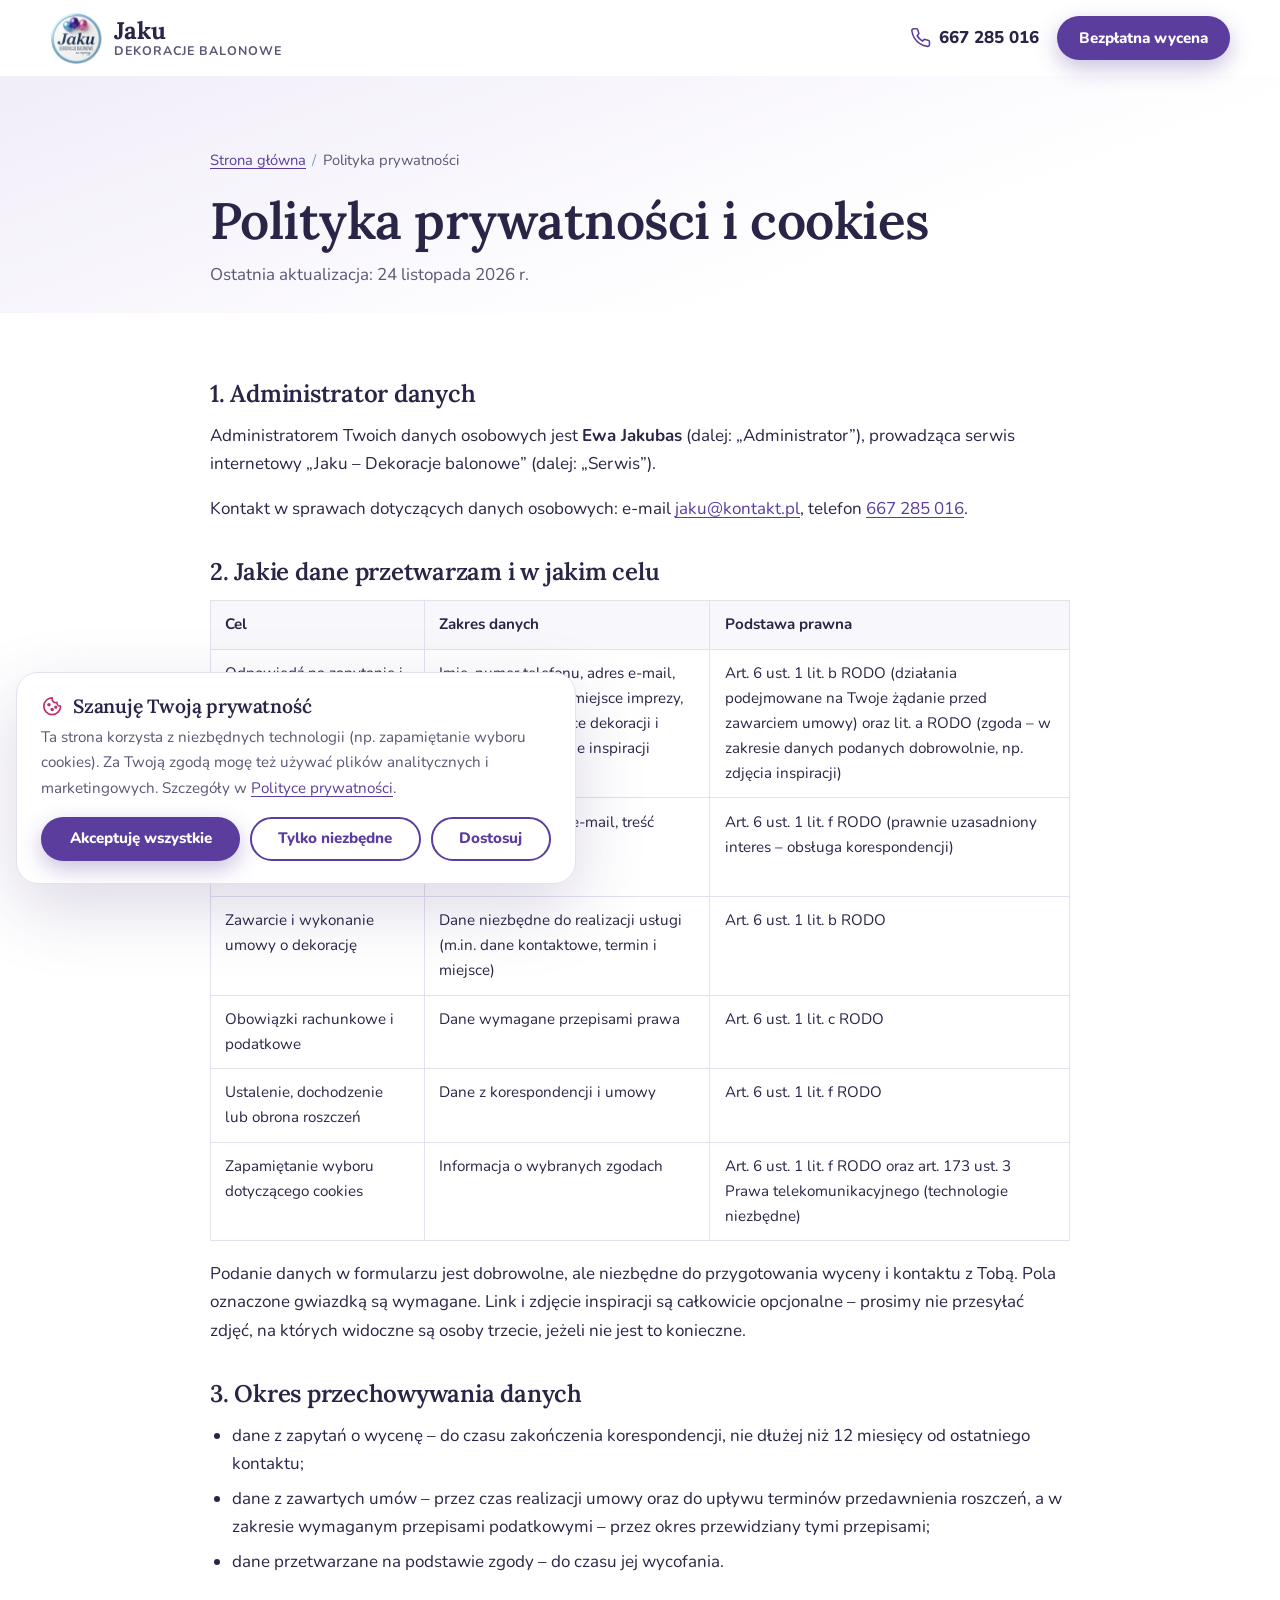
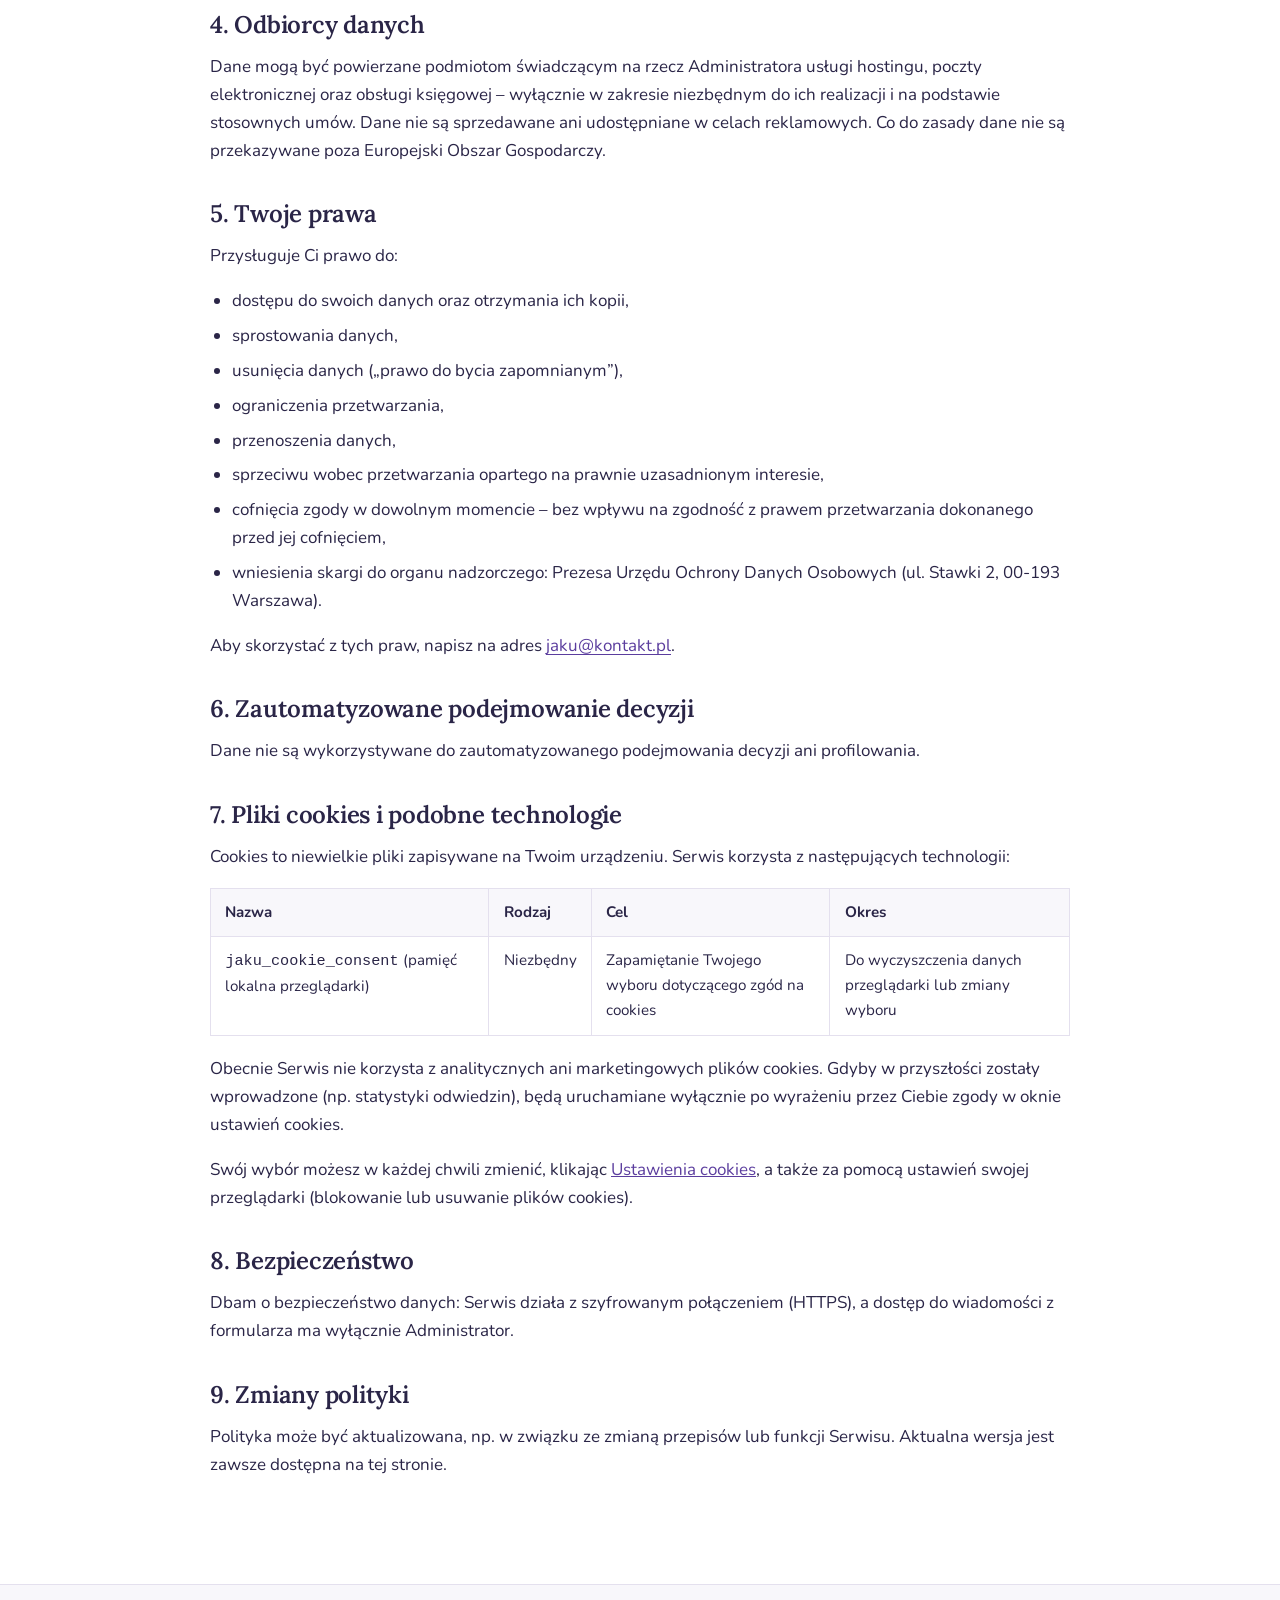
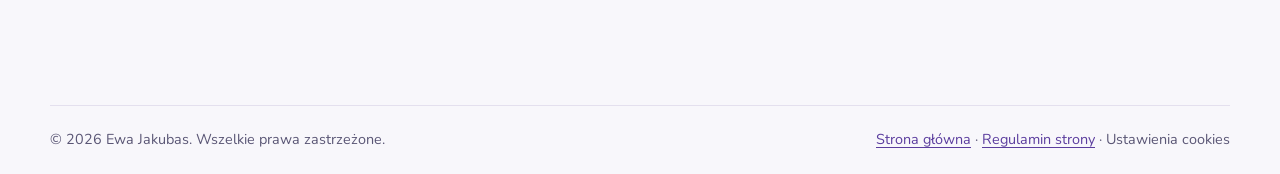
<file: polityka-prywatnosci.html>
<!DOCTYPE html>
<html lang="pl">
<head>
  <meta charset="utf-8">
  <meta name="viewport" content="width=device-width, initial-scale=1">
  <title>Polityka prywatności i cookies | Jaku – Dekoracje balonowe</title>
  <meta name="description" content="Polityka prywatności i informacja o plikach cookies serwisu Jaku – Dekoracje balonowe: zasady przetwarzania danych osobowych z formularza wyceny.">
  <meta name="robots" content="index, follow">
  <meta name="theme-color" content="#5b3d9e">
  <link rel="canonical" href="https://www.example.pl/polityka-prywatnosci.html">
  <link rel="icon" href="favicon.ico" sizes="48x48">
  <link rel="icon" type="image/png" sizes="32x32" href="img/web/favicon-32.png">
  <link rel="apple-touch-icon" href="img/web/apple-touch-icon.png">
  <link rel="preload" href="fonts/nunito-latin.woff2" as="font" type="font/woff2" crossorigin>
  <link rel="stylesheet" href="css/style.css">
</head>
<body>
  <a class="skip-link" href="#main">Przejdź do treści</a>
  <header class="site-header">
    <div class="container header__inner">
      <a class="brand" href="index.html" aria-label="Jaku – Dekoracje balonowe, strona główna">
        <img src="img/web/logo-112.webp" width="52" height="52" alt="">
        <span class="brand__text"><span class="brand__name">Jaku</span><span class="brand__sub">Dekoracje balonowe</span></span>
      </a>
      <div class="header__actions">
        <a class="header__phone" href="tel:+48667285016" aria-label="Zadzwoń: 667 285 016"><svg class="icon" aria-hidden="true" focusable="false"><use href="img/icons.svg#i-phone"/></svg><span>667 285 016</span></a>
        <a class="btn btn--primary btn--sm" href="index.html#wycena">Bezpłatna wycena</a>
      </div>
    </div>
  </header>

  <main id="main">
    <section class="page-hero">
      <div class="container--narrow">
        <nav aria-label="Ścieżka nawigacji"><ol class="breadcrumbs"><li><a href="index.html">Strona główna</a></li><li aria-current="page">Polityka prywatności</li></ol></nav>
        <h1>Polityka prywatności i cookies</h1>
        <p>Ostatnia aktualizacja: 24 listopada 2026 r.</p>
      </div>
    </section>

    <article class="legal container--narrow">
      <h2>1. Administrator danych</h2>
      <p>Administratorem Twoich danych osobowych jest <strong>Ewa Jakubas</strong> (dalej: „Administrator”), prowadząca serwis internetowy „Jaku – Dekoracje balonowe” (dalej: „Serwis”).</p>
      <p>Kontakt w sprawach dotyczących danych osobowych: e-mail <a href="mailto:jaku@kontakt.pl">jaku@kontakt.pl</a>, telefon <a href="tel:+48667285016">667 285 016</a>.</p>

      <h2>2. Jakie dane przetwarzam i w jakim celu</h2>
      <div class="table-wrap">
        <table>
          <thead><tr><th scope="col">Cel</th><th scope="col">Zakres danych</th><th scope="col">Podstawa prawna</th></tr></thead>
          <tbody>
            <tr><td>Odpowiedź na zapytanie i przygotowanie wyceny dekoracji (formularz szybkiej wyceny)</td><td>Imię, numer telefonu, adres e-mail, rodzaj okazji, data i miejsce imprezy, preferencje dotyczące dekoracji i kolorów, link i zdjęcie inspiracji (dobrowolnie)</td><td>Art. 6 ust. 1 lit. b RODO (działania podejmowane na Twoje żądanie przed zawarciem umowy) oraz lit. a RODO (zgoda – w zakresie danych podanych dobrowolnie, np. zdjęcia inspiracji)</td></tr>
            <tr><td>Kontakt telefoniczny, SMS lub e-mail w sprawie zapytania</td><td>Imię, telefon, adres e-mail, treść korespondencji</td><td>Art. 6 ust. 1 lit. f RODO (prawnie uzasadniony interes – obsługa korespondencji)</td></tr>
            <tr><td>Zawarcie i wykonanie umowy o dekorację</td><td>Dane niezbędne do realizacji usługi (m.in. dane kontaktowe, termin i miejsce)</td><td>Art. 6 ust. 1 lit. b RODO</td></tr>
            <tr><td>Obowiązki rachunkowe i podatkowe</td><td>Dane wymagane przepisami prawa</td><td>Art. 6 ust. 1 lit. c RODO</td></tr>
            <tr><td>Ustalenie, dochodzenie lub obrona roszczeń</td><td>Dane z korespondencji i umowy</td><td>Art. 6 ust. 1 lit. f RODO</td></tr>
            <tr><td>Zapamiętanie wyboru dotyczącego cookies</td><td>Informacja o wybranych zgodach</td><td>Art. 6 ust. 1 lit. f RODO oraz art. 173 ust. 3 Prawa telekomunikacyjnego (technologie niezbędne)</td></tr>
          </tbody>
        </table>
      </div>
      <p>Podanie danych w formularzu jest dobrowolne, ale niezbędne do przygotowania wyceny i kontaktu z Tobą. Pola oznaczone gwiazdką są wymagane. Link i zdjęcie inspiracji są całkowicie opcjonalne – prosimy nie przesyłać zdjęć, na których widoczne są osoby trzecie, jeżeli nie jest to konieczne.</p>

      <h2>3. Okres przechowywania danych</h2>
      <ul>
        <li>dane z zapytań o wycenę – do czasu zakończenia korespondencji, nie dłużej niż 12 miesięcy od ostatniego kontaktu;</li>
        <li>dane z zawartych umów – przez czas realizacji umowy oraz do upływu terminów przedawnienia roszczeń, a w zakresie wymaganym przepisami podatkowymi – przez okres przewidziany tymi przepisami;</li>
        <li>dane przetwarzane na podstawie zgody – do czasu jej wycofania.</li>
      </ul>

      <h2>4. Odbiorcy danych</h2>
      <p>Dane mogą być powierzane podmiotom świadczącym na rzecz Administratora usługi hostingu, poczty elektronicznej oraz obsługi księgowej – wyłącznie w zakresie niezbędnym do ich realizacji i na podstawie stosownych umów. Dane nie są sprzedawane ani udostępniane w celach reklamowych. Co do zasady dane nie są przekazywane poza Europejski Obszar Gospodarczy.</p>

      <h2>5. Twoje prawa</h2>
      <p>Przysługuje Ci prawo do:</p>
      <ul>
        <li>dostępu do swoich danych oraz otrzymania ich kopii,</li>
        <li>sprostowania danych,</li>
        <li>usunięcia danych („prawo do bycia zapomnianym”),</li>
        <li>ograniczenia przetwarzania,</li>
        <li>przenoszenia danych,</li>
        <li>sprzeciwu wobec przetwarzania opartego na prawnie uzasadnionym interesie,</li>
        <li>cofnięcia zgody w dowolnym momencie – bez wpływu na zgodność z prawem przetwarzania dokonanego przed jej cofnięciem,</li>
        <li>wniesienia skargi do organu nadzorczego: Prezesa Urzędu Ochrony Danych Osobowych (ul. Stawki 2, 00-193 Warszawa).</li>
      </ul>
      <p>Aby skorzystać z tych praw, napisz na adres <a href="mailto:jaku@kontakt.pl">jaku@kontakt.pl</a>.</p>

      <h2>6. Zautomatyzowane podejmowanie decyzji</h2>
      <p>Dane nie są wykorzystywane do zautomatyzowanego podejmowania decyzji ani profilowania.</p>

      <h2 id="cookies">7. Pliki cookies i podobne technologie</h2>
      <p>Cookies to niewielkie pliki zapisywane na Twoim urządzeniu. Serwis korzysta z następujących technologii:</p>
      <div class="table-wrap">
        <table>
          <thead><tr><th scope="col">Nazwa</th><th scope="col">Rodzaj</th><th scope="col">Cel</th><th scope="col">Okres</th></tr></thead>
          <tbody>
            <tr><td><code>jaku_cookie_consent</code> (pamięć lokalna przeglądarki)</td><td>Niezbędny</td><td>Zapamiętanie Twojego wyboru dotyczącego zgód na cookies</td><td>Do wyczyszczenia danych przeglądarki lub zmiany wyboru</td></tr>
          </tbody>
        </table>
      </div>
      <p>Obecnie Serwis nie korzysta z analitycznych ani marketingowych plików cookies. Gdyby w przyszłości zostały wprowadzone (np. statystyki odwiedzin), będą uruchamiane wyłącznie po wyrażeniu przez Ciebie zgody w oknie ustawień cookies.</p>
      <p>Swój wybór możesz w każdej chwili zmienić, klikając <button type="button" class="footer__link-btn footer__link-btn--inline" data-cookie-settings>Ustawienia cookies</button>, a także za pomocą ustawień swojej przeglądarki (blokowanie lub usuwanie plików cookies).</p>

      <h2>8. Bezpieczeństwo</h2>
      <p>Dbam o bezpieczeństwo danych: Serwis działa z szyfrowanym połączeniem (HTTPS), a dostęp do wiadomości z formularza ma wyłącznie Administrator.</p>

      <h2>9. Zmiany polityki</h2>
      <p>Polityka może być aktualizowana, np. w związku ze zmianą przepisów lub funkcji Serwisu. Aktualna wersja jest zawsze dostępna na tej stronie.</p>
    </article>
  </main>

  <footer class="site-footer">
    <div class="container">
      <div class="footer__bottom footer__bottom--flat">
        <p>© 2026 Ewa Jakubas. Wszelkie prawa zastrzeżone.</p>
        <p><a href="index.html">Strona główna</a> · <a href="regulamin.html">Regulamin strony</a> · <button type="button" class="footer__link-btn" data-cookie-settings>Ustawienia cookies</button></p>
      </div>
    </div>
  </footer>
  <script src="js/main.js" defer></script>
</body>
</html>
</file>
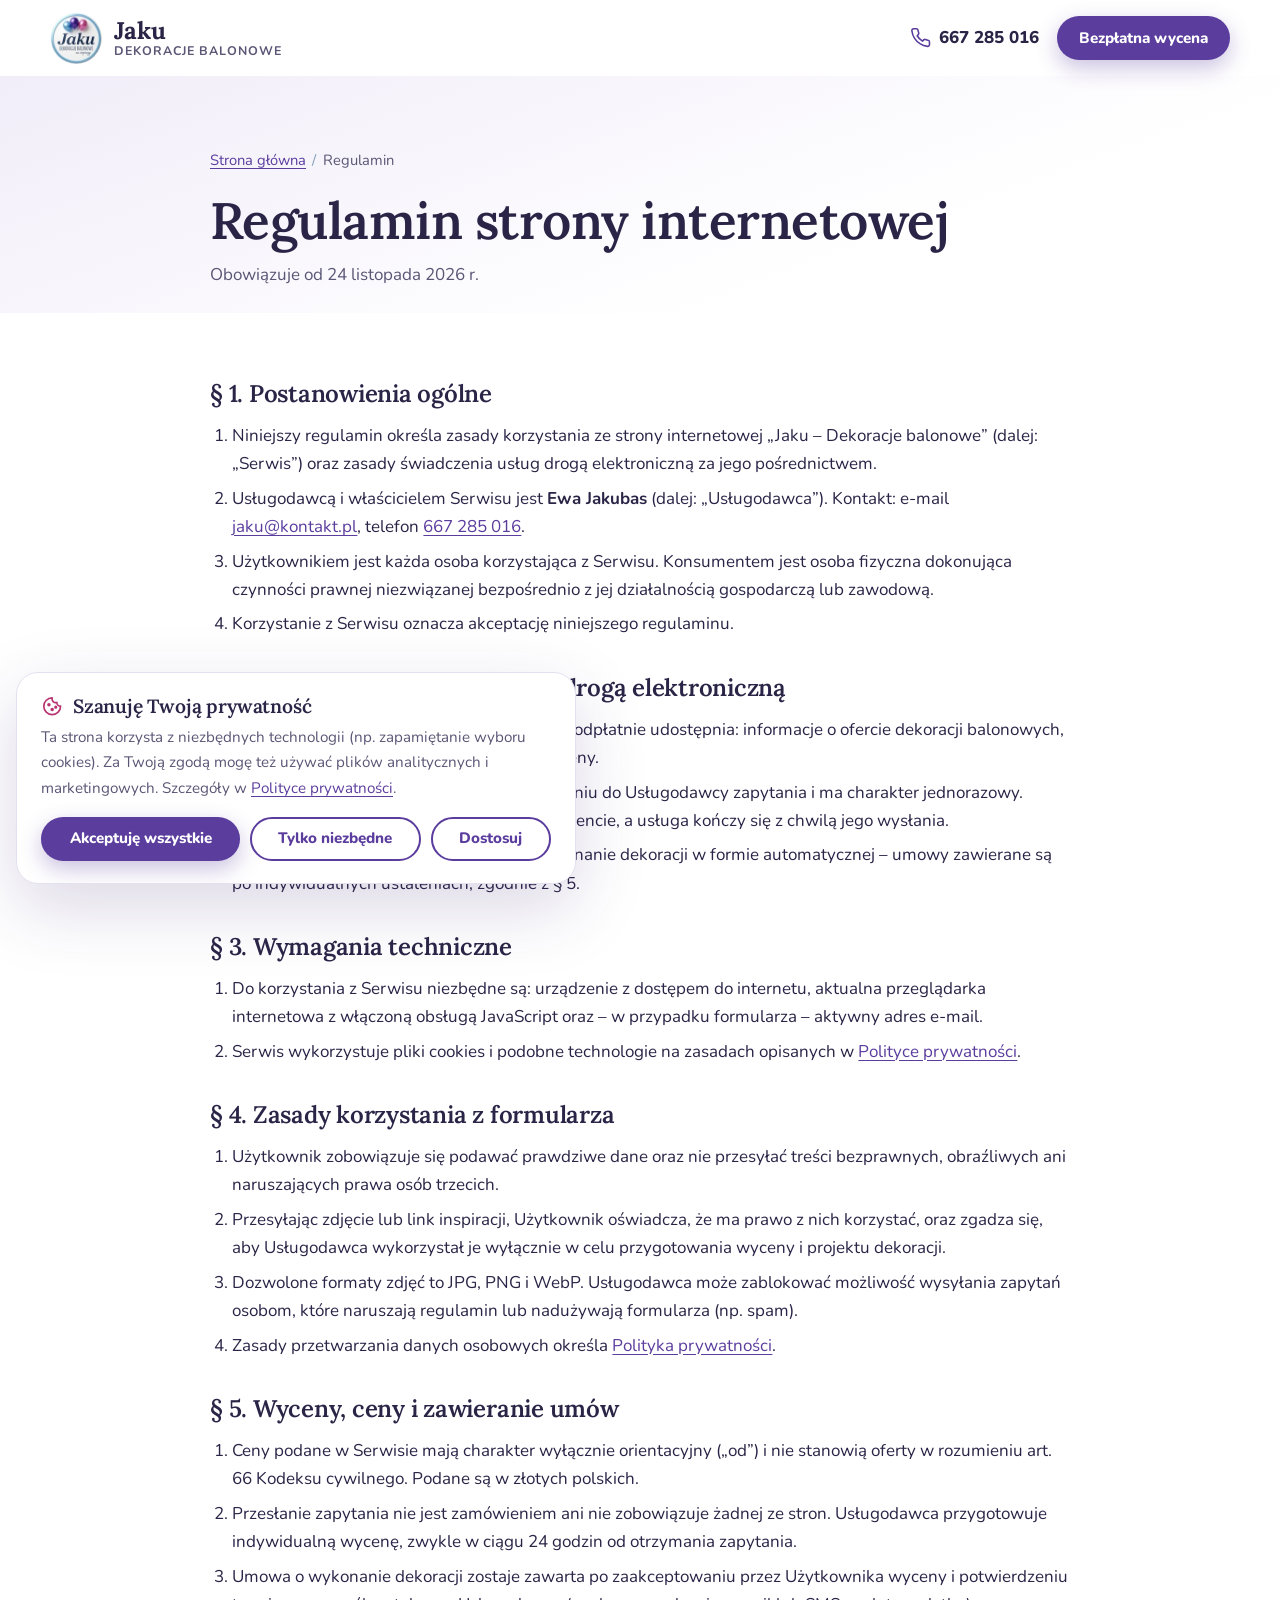
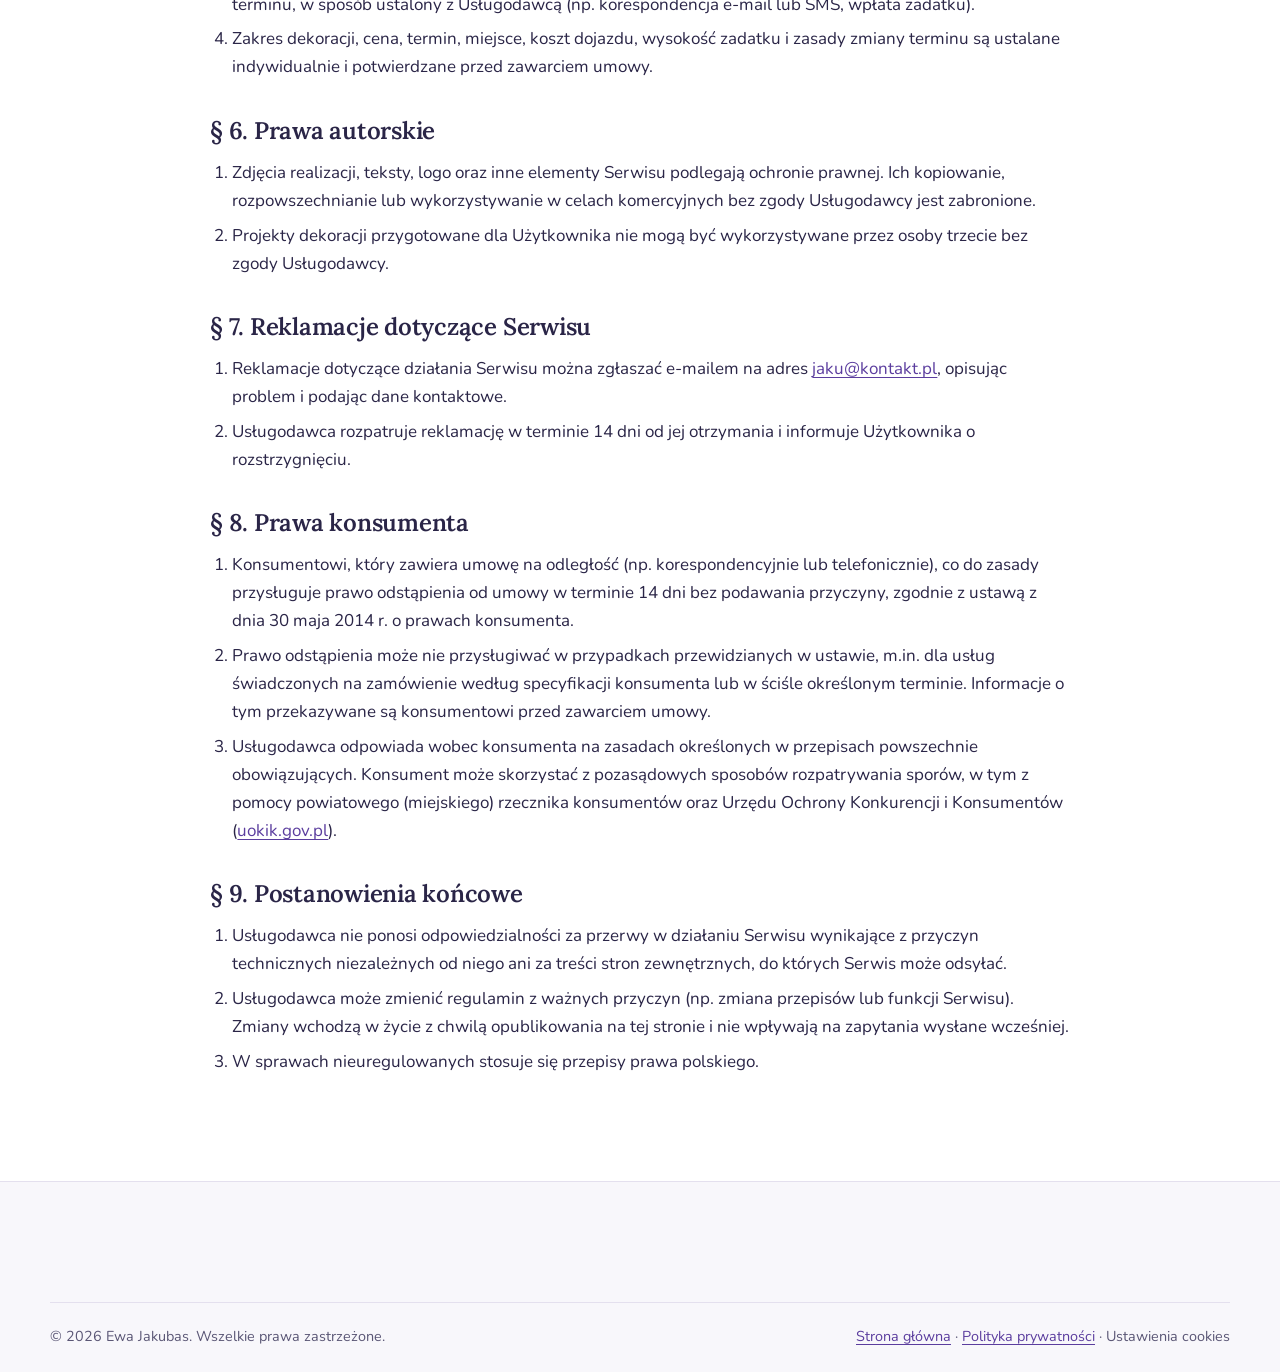
<file: regulamin.html>
<!DOCTYPE html>
<html lang="pl">
<head>
  <meta charset="utf-8">
  <meta name="viewport" content="width=device-width, initial-scale=1">
  <title>Regulamin strony | Jaku – Dekoracje balonowe</title>
  <meta name="description" content="Regulamin korzystania ze strony internetowej Jaku – Dekoracje balonowe: zasady korzystania z formularza wyceny, reklamacje i prawa konsumenta.">
  <meta name="robots" content="index, follow">
  <meta name="theme-color" content="#5b3d9e">
  <link rel="canonical" href="https://www.example.pl/regulamin.html">
  <link rel="icon" href="favicon.ico" sizes="48x48">
  <link rel="icon" type="image/png" sizes="32x32" href="img/web/favicon-32.png">
  <link rel="apple-touch-icon" href="img/web/apple-touch-icon.png">
  <link rel="preload" href="fonts/nunito-latin.woff2" as="font" type="font/woff2" crossorigin>
  <link rel="stylesheet" href="css/style.css">
</head>
<body>
  <a class="skip-link" href="#main">Przejdź do treści</a>
  <header class="site-header">
    <div class="container header__inner">
      <a class="brand" href="index.html" aria-label="Jaku – Dekoracje balonowe, strona główna">
        <img src="img/web/logo-112.webp" width="52" height="52" alt="">
        <span class="brand__text"><span class="brand__name">Jaku</span><span class="brand__sub">Dekoracje balonowe</span></span>
      </a>
      <div class="header__actions">
        <a class="header__phone" href="tel:+48667285016" aria-label="Zadzwoń: 667 285 016"><svg class="icon" aria-hidden="true" focusable="false"><use href="img/icons.svg#i-phone"/></svg><span>667 285 016</span></a>
        <a class="btn btn--primary btn--sm" href="index.html#wycena">Bezpłatna wycena</a>
      </div>
    </div>
  </header>

  <main id="main">
    <section class="page-hero">
      <div class="container--narrow">
        <nav aria-label="Ścieżka nawigacji"><ol class="breadcrumbs"><li><a href="index.html">Strona główna</a></li><li aria-current="page">Regulamin</li></ol></nav>
        <h1>Regulamin strony internetowej</h1>
        <p>Obowiązuje od 24 listopada 2026 r.</p>
      </div>
    </section>

    <article class="legal container--narrow">
      <h2>§ 1. Postanowienia ogólne</h2>
      <ol>
        <li>Niniejszy regulamin określa zasady korzystania ze strony internetowej „Jaku – Dekoracje balonowe” (dalej: „Serwis”) oraz zasady świadczenia usług drogą elektroniczną za jego pośrednictwem.</li>
        <li>Usługodawcą i właścicielem Serwisu jest <strong>Ewa Jakubas</strong> (dalej: „Usługodawca”). Kontakt: e-mail <a href="mailto:jaku@kontakt.pl">jaku@kontakt.pl</a>, telefon <a href="tel:+48667285016">667 285 016</a>.</li>
        <li>Użytkownikiem jest każda osoba korzystająca z Serwisu. Konsumentem jest osoba fizyczna dokonująca czynności prawnej niezwiązanej bezpośrednio z jej działalnością gospodarczą lub zawodową.</li>
        <li>Korzystanie z Serwisu oznacza akceptację niniejszego regulaminu.</li>
      </ol>

      <h2>§ 2. Zakres usług świadczonych drogą elektroniczną</h2>
      <ol>
        <li>Za pośrednictwem Serwisu Usługodawca nieodpłatnie udostępnia: informacje o ofercie dekoracji balonowych, galerię realizacji oraz formularz szybkiej wyceny.</li>
        <li>Usługa formularza wyceny polega na przesłaniu do Usługodawcy zapytania i ma charakter jednorazowy. Zapytanie można przesłać w dowolnym momencie, a usługa kończy się z chwilą jego wysłania.</li>
        <li>Serwis nie służy do zawierania umów o wykonanie dekoracji w formie automatycznej – umowy zawierane są po indywidualnych ustaleniach, zgodnie z § 5.</li>
      </ol>

      <h2>§ 3. Wymagania techniczne</h2>
      <ol>
        <li>Do korzystania z Serwisu niezbędne są: urządzenie z dostępem do internetu, aktualna przeglądarka internetowa z włączoną obsługą JavaScript oraz – w przypadku formularza – aktywny adres e-mail.</li>
        <li>Serwis wykorzystuje pliki cookies i podobne technologie na zasadach opisanych w <a href="polityka-prywatnosci.html#cookies">Polityce prywatności</a>.</li>
      </ol>

      <h2>§ 4. Zasady korzystania z formularza</h2>
      <ol>
        <li>Użytkownik zobowiązuje się podawać prawdziwe dane oraz nie przesyłać treści bezprawnych, obraźliwych ani naruszających prawa osób trzecich.</li>
        <li>Przesyłając zdjęcie lub link inspiracji, Użytkownik oświadcza, że ma prawo z nich korzystać, oraz zgadza się, aby Usługodawca wykorzystał je wyłącznie w celu przygotowania wyceny i projektu dekoracji.</li>
        <li>Dozwolone formaty zdjęć to JPG, PNG i WebP. Usługodawca może zablokować możliwość wysyłania zapytań osobom, które naruszają regulamin lub nadużywają formularza (np. spam).</li>
        <li>Zasady przetwarzania danych osobowych określa <a href="polityka-prywatnosci.html">Polityka prywatności</a>.</li>
      </ol>

      <h2>§ 5. Wyceny, ceny i zawieranie umów</h2>
      <ol>
        <li>Ceny podane w Serwisie mają charakter wyłącznie orientacyjny („od”) i nie stanowią oferty w rozumieniu art. 66 Kodeksu cywilnego. Podane są w złotych polskich.</li>
        <li>Przesłanie zapytania nie jest zamówieniem ani nie zobowiązuje żadnej ze stron. Usługodawca przygotowuje indywidualną wycenę, zwykle w ciągu 24 godzin od otrzymania zapytania.</li>
        <li>Umowa o wykonanie dekoracji zostaje zawarta po zaakceptowaniu przez Użytkownika wyceny i potwierdzeniu terminu, w sposób ustalony z Usługodawcą (np. korespondencja e-mail lub SMS, wpłata zadatku).</li>
        <li>Zakres dekoracji, cena, termin, miejsce, koszt dojazdu, wysokość zadatku i zasady zmiany terminu są ustalane indywidualnie i potwierdzane przed zawarciem umowy.</li>
      </ol>

      <h2>§ 6. Prawa autorskie</h2>
      <ol>
        <li>Zdjęcia realizacji, teksty, logo oraz inne elementy Serwisu podlegają ochronie prawnej. Ich kopiowanie, rozpowszechnianie lub wykorzystywanie w celach komercyjnych bez zgody Usługodawcy jest zabronione.</li>
        <li>Projekty dekoracji przygotowane dla Użytkownika nie mogą być wykorzystywane przez osoby trzecie bez zgody Usługodawcy.</li>
      </ol>

      <h2>§ 7. Reklamacje dotyczące Serwisu</h2>
      <ol>
        <li>Reklamacje dotyczące działania Serwisu można zgłaszać e-mailem na adres <a href="mailto:jaku@kontakt.pl">jaku@kontakt.pl</a>, opisując problem i podając dane kontaktowe.</li>
        <li>Usługodawca rozpatruje reklamację w terminie 14 dni od jej otrzymania i informuje Użytkownika o rozstrzygnięciu.</li>
      </ol>

      <h2>§ 8. Prawa konsumenta</h2>
      <ol>
        <li>Konsumentowi, który zawiera umowę na odległość (np. korespondencyjnie lub telefonicznie), co do zasady przysługuje prawo odstąpienia od umowy w terminie 14 dni bez podawania przyczyny, zgodnie z ustawą z dnia 30 maja 2014 r. o prawach konsumenta.</li>
        <li>Prawo odstąpienia może nie przysługiwać w przypadkach przewidzianych w ustawie, m.in. dla usług świadczonych na zamówienie według specyfikacji konsumenta lub w ściśle określonym terminie. Informacje o tym przekazywane są konsumentowi przed zawarciem umowy.</li>
        <li>Usługodawca odpowiada wobec konsumenta na zasadach określonych w przepisach powszechnie obowiązujących. Konsument może skorzystać z pozasądowych sposobów rozpatrywania sporów, w tym z pomocy powiatowego (miejskiego) rzecznika konsumentów oraz Urzędu Ochrony Konkurencji i Konsumentów (<a href="https://uokik.gov.pl" target="_blank" rel="noopener">uokik.gov.pl<span class="sr-only"> (otwiera się w nowej karcie)</span></a>).</li>
      </ol>

      <h2>§ 9. Postanowienia końcowe</h2>
      <ol>
        <li>Usługodawca nie ponosi odpowiedzialności za przerwy w działaniu Serwisu wynikające z przyczyn technicznych niezależnych od niego ani za treści stron zewnętrznych, do których Serwis może odsyłać.</li>
        <li>Usługodawca może zmienić regulamin z ważnych przyczyn (np. zmiana przepisów lub funkcji Serwisu). Zmiany wchodzą w życie z chwilą opublikowania na tej stronie i nie wpływają na zapytania wysłane wcześniej.</li>
        <li>W sprawach nieuregulowanych stosuje się przepisy prawa polskiego.</li>
      </ol>
    </article>
  </main>

  <footer class="site-footer">
    <div class="container">
      <div class="footer__bottom footer__bottom--flat">
        <p>© 2026 Ewa Jakubas. Wszelkie prawa zastrzeżone.</p>
        <p><a href="index.html">Strona główna</a> · <a href="polityka-prywatnosci.html">Polityka prywatności</a> · <button type="button" class="footer__link-btn" data-cookie-settings>Ustawienia cookies</button></p>
      </div>
    </div>
  </footer>
  <script src="js/main.js" defer></script>
</body>
</html>
</file>
<file: css/style.css>
/* ==========================================================================
   Jaku – Dekoracje balonowe | style.css
   Paleta z logo: fiolet, róż, błękit na bieli. Czcionki hostowane lokalnie.
   ========================================================================== */

/* ---------- Czcionki (latin + latin-ext = pełne polskie znaki) ---------- */
@font-face{font-family:'Lora';font-style:normal;font-weight:500 700;font-display:swap;src:url(../fonts/lora-latin-ext.woff2) format('woff2');unicode-range:U+0100-02BA,U+02BD-02C5,U+02C7-02CC,U+02CE-02D7,U+02DD-02FF,U+0304,U+0308,U+0329,U+1D00-1DBF,U+1E00-1E9F,U+1EF2-1EFF,U+2020,U+20A0-20AB,U+20AD-20C4,U+2113,U+2C60-2C7F,U+A720-A7FF}
@font-face{font-family:'Lora';font-style:normal;font-weight:500 700;font-display:swap;src:url(../fonts/lora-latin.woff2) format('woff2');unicode-range:U+0000-00FF,U+0131,U+0152-0153,U+02BB-02BC,U+02C6,U+02DA,U+02DC,U+0304,U+0308,U+0329,U+2000-206F,U+20AC,U+2122,U+2191,U+2193,U+2212,U+2215,U+FEFF,U+FFFD}
@font-face{font-family:'Nunito';font-style:normal;font-weight:400 800;font-display:swap;src:url(../fonts/nunito-latin-ext.woff2) format('woff2');unicode-range:U+0100-02BA,U+02BD-02C5,U+02C7-02CC,U+02CE-02D7,U+02DD-02FF,U+0304,U+0308,U+0329,U+1D00-1DBF,U+1E00-1E9F,U+1EF2-1EFF,U+2020,U+20A0-20AB,U+20AD-20C4,U+2113,U+2C60-2C7F,U+A720-A7FF}
@font-face{font-family:'Nunito';font-style:normal;font-weight:400 800;font-display:swap;src:url(../fonts/nunito-latin.woff2) format('woff2');unicode-range:U+0000-00FF,U+0131,U+0152-0153,U+02BB-02BC,U+02C6,U+02DA,U+02DC,U+0304,U+0308,U+0329,U+2000-206F,U+20AC,U+2122,U+2191,U+2193,U+2212,U+2215,U+FEFF,U+FFFD}

/* ---------- Zmienne ---------- */
:root{
  --ink:#2a2547;
  --ink-soft:#5a5675;
  --purple:#5b3d9e;
  --purple-d:#46307f;
  --pink:#b8336f;
  --blue:#3f8fc8;
  --blue-d:#276a9c;
  --ring:#7d9bb6;
  --bg:#fff;
  --bg-alt:#f8f7fb;
  --lilac:#f1edf9;
  --sky:#e9f4fb;
  --blush:#fdeef5;
  --line:#e4e0ee;
  --r-sm:14px;
  --r-md:22px;
  --r-lg:32px;
  --shadow-sm:0 2px 10px rgba(60,40,110,.07);
  --shadow:0 12px 40px rgba(60,40,110,.12);
  --shadow-lg:0 24px 70px rgba(60,40,110,.18);
  --font-body:'Nunito',system-ui,-apple-system,'Segoe UI',Roboto,Arial,sans-serif;
  --font-head:'Lora',Georgia,'Times New Roman',serif;
  --header-h:76px;
}

/* ---------- Reset / baza ---------- */
*,*::before,*::after{box-sizing:border-box}
html{-webkit-text-size-adjust:100%;scroll-padding-top:calc(var(--header-h) + 16px)}
@media (prefers-reduced-motion:no-preference){html{scroll-behavior:smooth}}
body{margin:0;font-family:var(--font-body);font-size:1.0625rem;line-height:1.65;color:var(--ink);background:var(--bg);-webkit-font-smoothing:antialiased;text-rendering:optimizeLegibility}
img,svg{display:block;max-width:100%}
img{height:auto}
h1,h2,h3,h4{font-family:var(--font-head);font-weight:600;line-height:1.15;margin:0 0 .6em;color:var(--ink);letter-spacing:-.01em}
p{margin:0 0 1em}
a{color:var(--purple);text-underline-offset:3px}
a:hover{color:var(--purple-d)}
ul,ol{margin:0;padding:0}
button,input,select,textarea{font:inherit;color:inherit}
button{cursor:pointer}
:focus-visible{outline:3px solid var(--blue);outline-offset:3px;border-radius:6px}
[hidden]{display:none!important}
.icon{width:1.25em;height:1.25em;flex:none}
.sr-only{position:absolute;width:1px;height:1px;margin:-1px;padding:0;overflow:hidden;clip:rect(0,0,0,0);white-space:nowrap;border:0}
.skip-link{position:absolute;left:1rem;top:-100px;z-index:200;background:var(--ink);color:#fff;padding:.7rem 1.1rem;border-radius:999px;text-decoration:none;font-weight:700}
.skip-link:focus{top:1rem;color:#fff}
.container{width:min(1180px,100% - 2.5rem);margin-inline:auto}
.container--narrow{width:min(860px,100% - 2.5rem);margin-inline:auto}

/* ---------- Przyciski ---------- */
.btn{display:inline-flex;align-items:center;justify-content:center;gap:.55rem;min-height:50px;padding:.8rem 1.7rem;border:2px solid transparent;border-radius:999px;font-weight:800;font-size:1rem;line-height:1.2;text-decoration:none;cursor:pointer;transition:transform .2s,box-shadow .2s,background-color .2s,color .2s,border-color .2s}
.btn:hover{transform:translateY(-2px)}
.btn:active{transform:translateY(0)}
.btn--primary{background:var(--purple);color:#fff;box-shadow:0 8px 22px rgba(91,61,158,.32)}
.btn--primary:hover{background:var(--purple-d);color:#fff;box-shadow:0 12px 28px rgba(91,61,158,.4)}
.btn--ghost{background:#fff;color:var(--purple);border-color:var(--purple)}
.btn--ghost:hover{background:var(--lilac);color:var(--purple-d)}
.btn--white{background:#fff;color:var(--purple-d)}
.btn--white:hover{background:var(--lilac);color:var(--purple-d)}
.btn--outline-white{background:transparent;color:#fff;border-color:rgba(255,255,255,.75)}
.btn--outline-white:hover{background:rgba(255,255,255,.14);color:#fff}
.btn--sm{min-height:44px;padding:.55rem 1.25rem;font-size:.95rem}
.btn--block{width:100%}
.btn[disabled]{opacity:.65;cursor:progress;transform:none}

/* ---------- Nagłówek ---------- */
.site-header{position:sticky;top:0;z-index:60;background:rgba(255,255,255,.94);-webkit-backdrop-filter:saturate(1.4) blur(12px);backdrop-filter:saturate(1.4) blur(12px);transition:box-shadow .25s}
.site-header.is-scrolled{box-shadow:0 4px 24px rgba(60,40,110,.1)}
.header__inner{display:flex;align-items:center;justify-content:space-between;gap:1rem;height:var(--header-h)}
.brand{display:flex;align-items:center;gap:.75rem;text-decoration:none;color:var(--ink)}
.brand img{width:52px;height:52px;border-radius:50%}
.brand__text{display:flex;flex-direction:column;line-height:1.1}
.brand__name{font-family:var(--font-head);font-weight:700;font-size:1.5rem;color:var(--ink)}
.brand__sub{font-size:.78rem;font-weight:700;letter-spacing:.08em;text-transform:uppercase;color:var(--ink-soft)}
.nav__list{display:flex;align-items:center;gap:.25rem;list-style:none}
.nav__link{display:block;padding:.55rem .95rem;border-radius:999px;text-decoration:none;color:var(--ink);font-weight:700;font-size:.98rem;transition:background-color .2s,color .2s}
.nav__link:hover,.nav__link[aria-current="true"]{background:var(--lilac);color:var(--purple-d)}
.header__actions{display:flex;align-items:center;gap:.75rem}
.header__phone{display:inline-flex;align-items:center;gap:.45rem;font-weight:800;color:var(--ink);text-decoration:none;padding:.5rem .4rem}
.header__phone .icon{color:var(--purple)}
.nav-toggle{display:none;width:48px;height:48px;border:0;border-radius:50%;background:var(--lilac);color:var(--purple-d);align-items:center;justify-content:center}
.nav-toggle .icon{width:26px;height:26px}
.nav-toggle .i-close{display:none}
.nav-toggle[aria-expanded="true"] .i-close{display:block}
.nav-toggle[aria-expanded="true"] .i-menu{display:none}

@media (max-width:1080px){
  .header__phone span{display:none}
  .header__phone{width:48px;height:48px;justify-content:center;border-radius:50%;background:var(--lilac);padding:0}
}
@media (max-width:960px){
  .nav-toggle{display:inline-flex}
  .header__cta{display:none}
  .nav{position:absolute;left:0;right:0;top:100%;background:#fff;box-shadow:0 20px 30px rgba(60,40,110,.12);padding:.5rem 1.25rem 1.25rem;border-top:1px solid var(--line);display:none}
  .nav.is-open{display:block}
  .nav__list{flex-direction:column;align-items:stretch}
  .nav__link{padding:.9rem 1rem;font-size:1.1rem}
  .nav__cta{display:block!important;margin-top:.5rem}
}
.nav__cta{display:none}

/* ---------- Hero ---------- */
.hero{position:relative;isolation:isolate;overflow:hidden;display:grid;align-items:end;min-height:max(660px,calc(100svh - var(--header-h)));max-height:960px;background:#fff}
.hero__media{position:absolute;inset:0;z-index:-2}
.hero__media img{width:100%;height:100%;object-fit:cover;object-position:50% 22%;transform-origin:60% 30%}
@media (prefers-reduced-motion:no-preference){
  .hero__media img{animation:heroZoom 16s ease-out both}
  .hero__card>*{animation:rise .8s cubic-bezier(.2,.7,.2,1) both}
  .hero__card>*:nth-child(2){animation-delay:.08s}
  .hero__card>*:nth-child(3){animation-delay:.16s}
  .hero__card>*:nth-child(4){animation-delay:.24s}
  .hero__card>*:nth-child(5){animation-delay:.32s}
}
@keyframes heroZoom{from{transform:scale(1.08)}to{transform:scale(1)}}
@keyframes rise{from{opacity:0;transform:translateY(22px)}to{opacity:1;transform:none}}
.hero__veil{position:absolute;inset:0;z-index:-1;background:linear-gradient(to top,rgba(255,255,255,.95) 0%,rgba(255,255,255,.55) 22%,rgba(255,255,255,0) 48%),linear-gradient(to right,rgba(255,255,255,.55),rgba(255,255,255,0) 45%)}
.hero__inner{padding-block:2rem clamp(3.5rem,6vw,5rem)}
.hero__card{max-width:580px;background:rgba(255,255,255,.8);-webkit-backdrop-filter:blur(18px) saturate(1.2);backdrop-filter:blur(18px) saturate(1.2);border:1px solid rgba(255,255,255,.9);border-radius:var(--r-lg);padding:clamp(1.4rem,2.6vw,2.2rem);box-shadow:var(--shadow-lg)}
.eyebrow{display:inline-flex;align-items:center;gap:.5rem;margin:0 0 1rem;padding:.4rem 1rem .4rem .75rem;border-radius:999px;background:var(--lilac);color:var(--purple-d);font-size:.85rem;font-weight:800;letter-spacing:.06em;text-transform:uppercase}
.eyebrow .icon{flex:none;width:1.9rem;height:1.9rem;padding:.4rem;border-radius:50%;background:#fff;color:var(--purple);box-shadow:var(--shadow-sm)}
.hero h1{font-size:clamp(2rem,3.9vw,3.2rem);margin-bottom:.4em}
.hero h1 span{display:block;color:var(--purple);font-size:.66em;font-weight:600;margin-top:.2em}
.hero__lead{font-size:clamp(1rem,1.4vw,1.15rem);color:var(--ink-soft);max-width:34em;margin-bottom:0}
.hero__actions{display:flex;flex-wrap:wrap;gap:.8rem;margin-top:1.4rem}

@media (max-width:760px){
  .hero{display:block;min-height:0}
  .hero__media{position:relative;inset:auto;aspect-ratio:1/1;max-height:60svh;width:100%}
  .hero__veil{display:none}
  .hero__inner{padding-block:0 3rem;margin-top:-4.5rem;position:relative}
  .hero__card{backdrop-filter:none;-webkit-backdrop-filter:none;background:#fff}
}

/* ---------- Pasek USP ---------- */
.usp{position:relative;z-index:2;margin-top:-2.2rem}
.usp__grid{display:grid;grid-template-columns:repeat(4,1fr);gap:0;list-style:none;background:#fff;border-radius:var(--r-lg);box-shadow:var(--shadow);padding:.6rem}
.usp__item{display:flex;align-items:center;gap:.9rem;padding:1rem 1.1rem}
.usp__item+.usp__item{border-left:1px solid var(--line)}
.usp__item .usp__icon{display:flex;align-items:center;justify-content:center;flex:none;width:52px;height:52px;border-radius:50%;background:var(--lilac);color:var(--purple)}
.usp__item:nth-child(2) .usp__icon{background:var(--sky);color:var(--blue-d)}
.usp__item:nth-child(3) .usp__icon{background:var(--blush);color:var(--pink)}
.usp__icon .icon{display:block;width:26px;height:26px}
.usp__item strong{display:block;font-size:1rem;line-height:1.25}
.usp__item span{display:block;font-size:.9rem;color:var(--ink-soft);line-height:1.35}
@media (max-width:960px){
  .usp__grid{grid-template-columns:repeat(2,1fr)}
  .usp__item:nth-child(3){border-left:0}
  .usp__item:nth-child(n+3){border-top:1px solid var(--line)}
}
@media (max-width:760px){.usp{margin-top:-1.5rem}}
@media (max-width:520px){
  .usp__grid{grid-template-columns:1fr}
  .usp__item+.usp__item{border-left:0;border-top:1px solid var(--line)}
}

/* ---------- Sekcje ---------- */
.section{padding-block:clamp(4rem,8vw,7rem)}
.section--alt{background:var(--bg-alt)}
.section__head{max-width:720px;margin:0 auto clamp(2rem,4vw,3.5rem);text-align:center}
.section__head .eyebrow{margin-bottom:.9rem}
.section__head h2{font-size:clamp(1.8rem,3.6vw,2.8rem)}
.section__head p{color:var(--ink-soft);font-size:1.1rem;margin:0}

/* ---------- Okazje ---------- */
.occasions{display:grid;grid-template-columns:repeat(4,1fr);gap:1.25rem;list-style:none}
.occasion{position:relative;display:flex;flex-direction:column;justify-content:flex-end;min-height:420px;border-radius:var(--r-md);overflow:hidden;color:#fff;text-decoration:none;isolation:isolate;box-shadow:var(--shadow-sm);transition:transform .3s,box-shadow .3s}
.occasion:hover{transform:translateY(-6px);box-shadow:var(--shadow);color:#fff}
.occasion img{position:absolute;inset:0;z-index:-2;width:100%;height:100%;object-fit:cover;transition:transform .6s}
.occasion:hover img{transform:scale(1.06)}
.occasion::after{content:"";position:absolute;inset:0;z-index:-1;background:linear-gradient(to top,rgba(30,22,60,.88) 0%,rgba(30,22,60,.45) 45%,rgba(30,22,60,0) 75%)}
.occasion__body{padding:1.4rem}
.occasion__icon{display:grid;place-items:center;width:48px;height:48px;margin-bottom:.8rem;border-radius:50%;background:rgba(255,255,255,.95);color:var(--purple)}
.occasion h3{color:#fff;font-size:1.45rem;margin-bottom:.3em}
.occasion p{margin:0 0 .8rem;font-size:.98rem;line-height:1.5;min-height:4.5em;opacity:.95}
.occasion__more{display:inline-flex;align-items:center;gap:.4rem;font-weight:800;font-size:.95rem}
.occasion__more .icon{width:1.1em;height:1.1em;transition:transform .2s}
.occasion:hover .occasion__more .icon{transform:translateX(4px)}
@media (max-width:1080px){.occasions{grid-template-columns:repeat(2,1fr)}}
@media (max-width:560px){.occasions{grid-template-columns:1fr}.occasion{min-height:340px}}

/* ---------- Portfolio ---------- */
.filters{display:flex;flex-wrap:wrap;justify-content:center;gap:.6rem;margin-bottom:2rem}
.filter{min-height:46px;padding:.55rem 1.35rem;border:2px solid var(--line);border-radius:999px;background:#fff;font-weight:800;color:var(--ink-soft);transition:all .2s}
.filter:hover{border-color:var(--purple);color:var(--purple)}
.filter[aria-pressed="true"]{background:var(--purple);border-color:var(--purple);color:#fff;box-shadow:0 6px 18px rgba(91,61,158,.28)}
.gallery{columns:3 300px;column-gap:1rem;list-style:none}
.gallery__item{break-inside:avoid;margin-bottom:1rem}
.gallery__btn{position:relative;display:block;width:100%;padding:0;border:0;border-radius:var(--r-md);overflow:hidden;background:var(--lilac);box-shadow:var(--shadow-sm);isolation:isolate}
.gallery__btn img{width:100%;transition:transform .6s}
.gallery__btn:hover img{transform:scale(1.05)}
.gallery__btn::after{content:attr(data-cap);content:attr(data-cap) / "";position:absolute;left:0;right:0;bottom:0;padding:2.4rem 1rem .85rem;background:linear-gradient(to top,rgba(30,22,60,.82),rgba(30,22,60,0));color:#fff;font-size:.92rem;font-weight:700;text-align:left;opacity:0;transform:translateY(8px);transition:opacity .3s,transform .3s}
.gallery__btn:hover::after,.gallery__btn:focus-visible::after{opacity:1;transform:none}
@media (hover:none){.gallery__btn::after{display:none}}
.gallery__more{display:flex;flex-direction:column;align-items:center;gap:1rem;margin-top:2rem;text-align:center}
.gallery__count{margin:0;color:var(--ink-soft);font-size:.95rem}
@media (max-width:640px){.gallery{columns:2 150px;column-gap:.6rem}.gallery__item{margin-bottom:.6rem}}

/* Lightbox */
.lightbox{width:100%;max-width:none;height:100%;max-height:none;margin:0;padding:0;border:0;background:rgba(24,18,48,.94);color:#fff}
.lightbox::backdrop{background:rgba(24,18,48,.94)}
.lightbox[open]{display:grid;grid-template-rows:1fr auto;animation:fade .25s}
@keyframes fade{from{opacity:0}to{opacity:1}}
.lightbox__stage{display:grid;place-items:center;padding:4.5rem 4.5rem 1rem;min-height:0}
.lightbox__stage img{max-width:100%;max-height:calc(100svh - 11rem);width:auto;height:auto;object-fit:contain;border-radius:var(--r-sm);box-shadow:0 20px 60px rgba(0,0,0,.4)}
.lightbox__bar{display:flex;align-items:center;justify-content:center;gap:1.25rem;padding:0 1.25rem 1.5rem;text-align:center}
.lightbox__cap{margin:0;font-size:1rem;max-width:44em}
.lightbox__count{margin:0 0 .6rem;font-size:.9rem;opacity:.75;white-space:nowrap;font-variant-numeric:tabular-nums;justify-self:center}
.lightbox__btn{position:absolute;display:grid;place-items:center;width:52px;height:52px;border:0;border-radius:50%;background:rgba(255,255,255,.14);color:#fff;transition:background-color .2s}
.lightbox__btn:hover{background:rgba(255,255,255,.3)}
.lightbox__btn .icon{width:26px;height:26px}
.lightbox__close{top:1rem;right:1rem}
.lightbox__prev,.lightbox__next{top:50%;transform:translateY(-50%)}
.lightbox__prev{left:1rem}
.lightbox__next{right:1rem}
@media (max-width:720px){
  .lightbox__stage{padding:4.5rem .75rem 1rem}
  .lightbox__prev,.lightbox__next{top:auto;bottom:.9rem;transform:none}
  .lightbox__prev{left:1rem}.lightbox__next{right:1rem}
  .lightbox__bar{padding:0 5rem 1.5rem;min-height:56px}
}

/* ---------- Cennik ---------- */
.prices{display:grid;grid-template-columns:repeat(3,1fr);gap:1.25rem;list-style:none}
.price{position:relative;display:flex;flex-direction:column;padding:1.9rem 1.7rem;background:#fff;border:1px solid var(--line);border-radius:var(--r-md);box-shadow:var(--shadow-sm);transition:transform .3s,box-shadow .3s}
.price:hover{transform:translateY(-5px);box-shadow:var(--shadow)}
.price--featured{border:2px solid var(--purple);box-shadow:var(--shadow)}
.price__badge{position:absolute;top:-14px;left:50%;transform:translateX(-50%);padding:.3rem 1rem;border-radius:999px;background:var(--pink);color:#fff;font-size:.8rem;font-weight:800;letter-spacing:.05em;text-transform:uppercase;white-space:nowrap}
.price__icon{display:grid;place-items:center;width:54px;height:54px;margin-bottom:1rem;border-radius:18px;background:var(--lilac);color:var(--purple)}
.price:nth-child(3n+2) .price__icon{background:var(--sky);color:var(--blue-d)}
.price:nth-child(3n) .price__icon{background:var(--blush);color:var(--pink)}
.price__icon .icon{width:28px;height:28px}
.price h3{font-size:1.4rem;margin-bottom:.2em}
.price__amount{display:flex;align-items:baseline;gap:.4rem;margin:.2rem 0 1rem;font-family:var(--font-head);color:var(--purple-d)}
.price__amount small{font-family:var(--font-body);font-size:.95rem;font-weight:700;color:var(--ink-soft)}
.price__amount strong{font-size:2.3rem;font-weight:700;line-height:1}
.price__list{list-style:none;margin:0 0 1.5rem;display:grid;gap:.5rem;color:var(--ink-soft);font-size:.98rem}
.price__list li{display:flex;gap:.6rem;align-items:flex-start}
.price__list .icon{width:1.1em;height:1.1em;margin-top:.3em;color:var(--purple)}
.price .btn{margin-top:auto}
.prices__note{max-width:720px;margin:2rem auto 0;text-align:center;color:var(--ink-soft);font-size:.95rem}
@media (max-width:1000px){.prices{grid-template-columns:repeat(2,1fr)}}
@media (max-width:640px){.prices{grid-template-columns:1fr}}

/* Kroki */
.steps{display:grid;grid-template-columns:repeat(4,1fr);gap:1.25rem;list-style:none;counter-reset:step;margin-top:clamp(3rem,6vw,5rem)}
.step{position:relative;text-align:center;padding:0 .5rem}
.step::before{counter-increment:step;content:counter(step);display:grid;place-items:center;width:64px;height:64px;margin:0 auto 1rem;border-radius:50%;background:linear-gradient(135deg,var(--purple),var(--pink));color:#fff;font-family:var(--font-head);font-size:1.6rem;font-weight:700;box-shadow:0 10px 24px rgba(91,61,158,.3);position:relative;z-index:1}
.step:not(:last-child)::after{content:"";position:absolute;top:32px;left:calc(50% + 44px);width:calc(100% - 88px + 1.25rem);border-top:2px dashed var(--ring);opacity:.6}
.step h3{font-size:1.2rem;margin-bottom:.3em}
.step p{margin:0;color:var(--ink-soft);font-size:.98rem}
@media (max-width:860px){
  .steps{grid-template-columns:1fr 1fr;gap:2rem 1rem}
  .step:not(:last-child)::after{display:none}
}
@media (max-width:480px){.steps{grid-template-columns:1fr}}

/* ---------- Formularz wyceny ---------- */
.quote{position:relative;overflow:hidden;background:linear-gradient(160deg,var(--lilac) 0%,#fff 45%,var(--sky) 100%)}
.quote__grid{position:relative;display:grid;grid-template-columns:.85fr 1.15fr;gap:clamp(2rem,5vw,4.5rem);align-items:start}
.quote__intro h2{font-size:clamp(1.8rem,3.6vw,2.8rem)}
@media (min-width:1001px){.quote__intro{position:sticky;top:calc(var(--header-h) + 24px)}}
.quote__intro>p{color:var(--ink-soft);font-size:1.1rem}
.checks{list-style:none;display:grid;gap:.7rem;margin:1.5rem 0}
.checks li{display:flex;gap:.75rem;align-items:flex-start;font-weight:600}
.checks .icon{flex:none;width:1.7rem;height:1.7rem;padding:.3rem;margin-top:.05rem;border-radius:50%;background:#fff;color:var(--purple);box-shadow:var(--shadow-sm)}
.contact-cards{display:grid;gap:.75rem;margin-top:1.75rem}
.contact-card{display:flex;align-items:center;gap:1rem;padding:.9rem 1.1rem;background:#fff;border-radius:var(--r-md);box-shadow:var(--shadow-sm);text-decoration:none;color:var(--ink);transition:transform .2s,box-shadow .2s}
a.contact-card:hover{transform:translateY(-2px);box-shadow:var(--shadow);color:var(--ink)}
.contact-card__icon{display:grid;place-items:center;flex:none;width:46px;height:46px;border-radius:50%;background:var(--lilac);color:var(--purple)}
.contact-card:nth-child(2) .contact-card__icon{background:var(--sky);color:var(--blue-d)}
.contact-card:nth-child(3) .contact-card__icon{background:var(--blush);color:var(--pink)}
.contact-card small{display:block;color:var(--ink-soft);font-size:.82rem;font-weight:700;text-transform:uppercase;letter-spacing:.05em;line-height:1.3}
.contact-card strong{font-size:1.1rem;line-height:1.3;word-break:break-word}
.float{position:absolute;z-index:0;pointer-events:none;opacity:.9}
.float--1{width:70px;top:6%;right:3%;color:#f29ac0}
.float--2{width:46px;top:62%;left:1.5%;color:#8ec9ee}
.float--3{width:56px;bottom:5%;right:42%;color:#b9a2e6}
@media (prefers-reduced-motion:no-preference){
  .float{animation:bob 7s ease-in-out infinite}
  .float--2{animation-duration:9s;animation-delay:-3s}
  .float--3{animation-duration:8s;animation-delay:-5s}
}
@keyframes bob{0%,100%{transform:translateY(0) rotate(-4deg)}50%{transform:translateY(-18px) rotate(4deg)}}
@media (max-width:1100px){.float{display:none}}

.form-card{position:relative;z-index:1;padding:clamp(1.5rem,3vw,2.5rem);background:#fff;border-radius:var(--r-lg);box-shadow:var(--shadow-lg);border:1px solid rgba(255,255,255,.8)}
.form-card__title{font-size:1.6rem;margin-bottom:.15em}
.form-card__sub{color:var(--ink-soft);margin-bottom:1.5rem;font-size:.98rem}
.form-grid{display:grid;grid-template-columns:1fr 1fr;gap:1.1rem 1rem}
.field{display:flex;flex-direction:column;gap:.4rem;min-width:0}
.field--full{grid-column:1/-1}
.field label,.field__legend{font-weight:800;font-size:.95rem;color:var(--ink)}
.req{color:var(--pink)}
.opt{font-weight:600;color:var(--ink-soft);font-size:.85rem}
.field__control{position:relative;display:flex;align-items:center}
.field__control>.icon{position:absolute;left:1rem;width:1.15rem;height:1.15rem;color:var(--ring);pointer-events:none}
.input,.select{width:100%;min-height:52px;padding:.7rem 1rem;border:2px solid var(--line);border-radius:var(--r-sm);background:#fff;color:var(--ink);transition:border-color .2s,box-shadow .2s;-webkit-appearance:none;appearance:none}
.field__control>.icon~.input,.field__control>.icon~.select{padding-left:2.8rem}
.select{padding-right:2.6rem;background-image:url("data:image/svg+xml,%3Csvg xmlns='http://www.w3.org/2000/svg' viewBox='0 0 24 24' fill='none' stroke='%235a5675' stroke-width='2.4' stroke-linecap='round' stroke-linejoin='round'%3E%3Cpath d='m6 9 6 6 6-6'/%3E%3C/svg%3E");background-repeat:no-repeat;background-position:right 1rem center;background-size:1.1rem}
.input::placeholder{color:#8a86a2}
.input:hover,.select:hover{border-color:#cdc7e0}
.input:focus,.select:focus{outline:0;border-color:var(--purple);box-shadow:0 0 0 4px rgba(91,61,158,.16)}
.input[aria-invalid="true"],.select[aria-invalid="true"]{border-color:#c0243e;background-color:#fff8f9}
.input:disabled{background:var(--bg-alt);color:var(--ink-soft)}
.error{display:none;margin:0;color:#b01c37;font-size:.88rem;font-weight:700}
.error.is-visible{display:block}
.hint{margin:0;color:var(--ink-soft);font-size:.85rem}
.inline-check{display:inline-flex;align-items:center;gap:.5rem;margin-top:.1rem;font-size:.9rem;font-weight:600;color:var(--ink-soft);cursor:pointer}
.inline-check input{width:1.15rem;height:1.15rem;accent-color:var(--purple)}

fieldset.field{border:0;padding:0;margin:0}
fieldset.field legend{padding:0;margin-bottom:.4rem}
.chips{display:flex;flex-wrap:wrap;gap:.5rem}
.chip{position:relative}
.chip input{position:absolute;opacity:0;inset:0;width:100%;height:100%;margin:0;cursor:pointer}
.chip span{display:inline-flex;align-items:center;gap:.4rem;min-height:44px;padding:.4rem 1rem;border:2px solid var(--line);border-radius:999px;font-weight:700;font-size:.93rem;color:var(--ink-soft);background:#fff;transition:all .2s}
.chip:hover span{border-color:var(--purple)}
.chip input:checked+span{background:var(--lilac);border-color:var(--purple);color:var(--purple-d)}
.chip input:checked+span::before{content:"";width:.9em;height:.9em;background:currentColor;-webkit-mask:url("data:image/svg+xml,%3Csvg xmlns='http://www.w3.org/2000/svg' viewBox='0 0 24 24' fill='none' stroke='black' stroke-width='3.5' stroke-linecap='round' stroke-linejoin='round'%3E%3Cpath d='M20 6 9 17l-5-5'/%3E%3C/svg%3E") center/contain no-repeat;mask:url("data:image/svg+xml,%3Csvg xmlns='http://www.w3.org/2000/svg' viewBox='0 0 24 24' fill='none' stroke='black' stroke-width='3.5' stroke-linecap='round' stroke-linejoin='round'%3E%3Cpath d='M20 6 9 17l-5-5'/%3E%3C/svg%3E") center/contain no-repeat}
.chip input:focus-visible+span{outline:3px solid var(--blue);outline-offset:2px}

.dropzone{position:relative;display:flex;align-items:center;gap:1rem;padding:1rem 1.1rem;border:2px dashed var(--ring);border-radius:var(--r-md);background:var(--bg-alt);cursor:pointer;transition:background-color .2s,border-color .2s}
.dropzone:hover,.dropzone.is-drag{background:var(--sky);border-color:var(--blue)}
.dropzone:focus-within{outline:3px solid var(--blue);outline-offset:2px}
.dropzone input{position:absolute;inset:0;width:100%;height:100%;opacity:0;cursor:pointer}
.dropzone__icon{display:grid;place-items:center;flex:none;width:52px;height:52px;border-radius:16px;background:#fff;color:var(--blue-d);box-shadow:var(--shadow-sm);overflow:hidden}
.dropzone__icon img{width:100%;height:100%;object-fit:cover}
.dropzone__icon .icon{width:26px;height:26px}
.dropzone__text strong{display:block;font-size:.98rem}
.dropzone__text span{display:block;font-size:.85rem;color:var(--ink-soft);line-height:1.4}
.dropzone__clear{position:relative;z-index:2;margin-left:auto;border:0;background:#fff;color:var(--ink-soft);width:40px;height:40px;border-radius:50%;display:none;place-items:center;box-shadow:var(--shadow-sm)}
.dropzone.has-file .dropzone__clear{display:grid}

.consent{display:flex;gap:.75rem;align-items:flex-start;font-size:.9rem;color:var(--ink-soft);line-height:1.5}
.consent input{flex:none;width:1.4rem;height:1.4rem;margin-top:.1rem;accent-color:var(--purple)}
.hp{position:absolute!important;left:-9999px;width:1px;height:1px;overflow:hidden}
.form-actions{margin-top:.4rem}
.form-actions .btn{min-height:56px;font-size:1.05rem}
.form-note{margin:.9rem 0 0;font-size:.85rem;color:var(--ink-soft);text-align:center}
.status{margin-top:1rem;padding:1rem 1.2rem;border-radius:var(--r-sm);font-weight:700;display:none}
.status.is-visible{display:block}
.status--ok{background:#e8f7ee;color:#14663a;border:1px solid #b6e3c8}
.status--err{background:#fdecef;color:#9c1a31;border:1px solid #f3b8c3}
.spinner{width:1.2em;height:1.2em;border:3px solid rgba(255,255,255,.4);border-top-color:#fff;border-radius:50%;animation:spin .8s linear infinite}
@keyframes spin{to{transform:rotate(360deg)}}
@media (max-width:1000px){.quote__grid{grid-template-columns:1fr}}
@media (max-width:560px){.form-grid{grid-template-columns:1fr}}

/* ---------- O mnie ---------- */
.about{display:grid;grid-template-columns:1fr 1fr;gap:clamp(2rem,6vw,5rem);align-items:center}
.about__media{position:relative;display:grid;grid-template-columns:1fr 1fr;gap:1rem;align-items:center}
.about__media>img{border-radius:var(--r-lg);box-shadow:var(--shadow);object-fit:cover;width:100%;aspect-ratio:3/4}
.about__media>img:last-of-type{margin-top:3rem}
.about__badge{position:absolute;left:50%;top:50%;transform:translate(-50%,-50%);width:112px;height:112px;border-radius:50%;border:5px solid #fff;box-shadow:var(--shadow);background:#fff}
.about__badge img{border-radius:50%;width:100%;height:100%}
.about__text h2{font-size:clamp(1.8rem,3.6vw,2.8rem)}
.about__text p{color:var(--ink-soft)}
.values{display:grid;grid-template-columns:1fr 1fr;gap:1rem;list-style:none;margin-top:1.5rem}
.value{display:flex;gap:.8rem;align-items:flex-start}
.value .icon{flex:none;width:2.6rem;height:2.6rem;padding:.6rem;border-radius:50%;background:var(--blush);color:var(--pink)}
.value:nth-child(2) .icon{background:var(--sky);color:var(--blue-d)}
.value:nth-child(3) .icon{background:var(--lilac);color:var(--purple)}
.value strong{display:block;line-height:1.3}
.value span{display:block;font-size:.92rem;color:var(--ink-soft);line-height:1.4}
.signature{margin-top:1.5rem;font-family:var(--font-head);font-size:1.3rem;color:var(--purple-d)}
@media (max-width:900px){.about{grid-template-columns:1fr}.about__media{max-width:520px;margin-inline:auto}}
@media (max-width:480px){.values{grid-template-columns:1fr}}

/* ---------- Obszar działania ---------- */
.area{display:flex;flex-wrap:wrap;justify-content:center;gap:.6rem;list-style:none;max-width:860px;margin:0 auto}
.area li{display:inline-flex;align-items:center;gap:.4rem;padding:.5rem 1.1rem;border-radius:999px;background:#fff;border:1px solid var(--line);font-weight:700;box-shadow:var(--shadow-sm)}
.area li .icon{width:1em;height:1em;color:var(--pink)}
.area li:first-child{background:var(--purple);border-color:var(--purple);color:#fff}
.area li:first-child .icon{color:#fff}
.area__note{text-align:center;color:var(--ink-soft);margin:1.5rem 0 0}

/* ---------- FAQ ---------- */
.faq{display:grid;gap:.8rem}
.faq details{background:#fff;border:1px solid var(--line);border-radius:var(--r-md);box-shadow:var(--shadow-sm);transition:box-shadow .2s}
.faq details[open]{box-shadow:var(--shadow);border-color:#d5ccec}
.faq summary{display:flex;align-items:center;justify-content:space-between;gap:1rem;padding:1.15rem 1.4rem;font-weight:800;font-size:1.05rem;cursor:pointer;list-style:none;border-radius:var(--r-md)}
.faq summary::-webkit-details-marker{display:none}
.faq summary .icon{flex:none;color:var(--purple);transition:transform .25s}
.faq details[open] summary .icon{transform:rotate(180deg)}
.faq__body{padding:0 1.4rem 1.2rem;color:var(--ink-soft)}
.faq__body p:last-child{margin:0}

/* ---------- Pasek CTA ---------- */
.cta{position:relative;margin-block:0 clamp(3rem,6vw,5rem)}
.cta__box{position:relative;overflow:hidden;padding:clamp(2.5rem,6vw,4.5rem) clamp(1.5rem,5vw,4rem);border-radius:var(--r-lg);background:linear-gradient(120deg,#46307f,#5b3d9e 50%,#a13d70);color:#fff;text-align:center;box-shadow:var(--shadow-lg)}
.cta__box h2{color:#fff;font-size:clamp(1.7rem,3.6vw,2.7rem);max-width:18em;margin-inline:auto}
.cta__box p{max-width:36em;margin:0 auto 1.6rem;opacity:.95;font-size:1.1rem}
.cta__actions{display:flex;flex-wrap:wrap;gap:.8rem;justify-content:center}
.cta .float{opacity:.35}
.cta .float--1{top:-10px;left:4%;right:auto;width:80px;color:#fff}
.cta .float--2{top:auto;bottom:-20px;right:6%;left:auto;width:90px;color:#fff}
.cta .float--3{display:none}
@media (max-width:1100px){.cta .float--1,.cta .float--2{display:block}}
@media (max-width:640px){.cta .float{display:none!important}}

/* ---------- Stopka ---------- */
.site-footer{background:var(--bg-alt);border-top:1px solid var(--line);padding-top:clamp(3rem,6vw,4.5rem);font-size:.98rem}
.footer__grid{display:grid;grid-template-columns:1.4fr 1fr 1fr 1.2fr;gap:2rem}
.footer__about p{color:var(--ink-soft);max-width:22em;margin-top:1rem}
.site-footer h3{font-family:var(--font-body);font-size:.85rem;letter-spacing:.09em;text-transform:uppercase;color:var(--ink);margin-bottom:1rem}
.footer__list{list-style:none;display:grid;gap:.45rem}
.footer__list a{color:var(--ink-soft);text-decoration:none}
.footer__list a:hover{color:var(--purple);text-decoration:underline}
.footer__list .icon{display:inline-block;vertical-align:-.2em;margin-right:.45rem;color:var(--purple)}
.footer__link-btn{padding:0;border:0;background:none;color:var(--ink-soft);font:inherit;text-decoration:none;text-align:left}
.footer__link-btn:hover{color:var(--purple);text-decoration:underline}
.footer__link-btn--inline{color:var(--purple);text-decoration:underline}
.footer__bottom--flat{margin-top:0;border-top:0}
.footer__bottom{display:flex;flex-wrap:wrap;justify-content:space-between;gap:.75rem 2rem;margin-top:3rem;padding-block:1.4rem;border-top:1px solid var(--line);color:var(--ink-soft);font-size:.9rem}
.footer__bottom p{margin:0}
@media (max-width:960px){.footer__grid{grid-template-columns:1fr 1fr}}
@media (max-width:540px){.footer__grid{grid-template-columns:1fr}}

/* ---------- Dolny pasek mobilny ---------- */
.mobile-bar{position:fixed;left:0;right:0;bottom:0;z-index:55;display:none;gap:.6rem;padding:.6rem .75rem calc(.6rem + env(safe-area-inset-bottom));background:rgba(255,255,255,.96);-webkit-backdrop-filter:blur(10px);backdrop-filter:blur(10px);box-shadow:0 -6px 24px rgba(60,40,110,.12)}
.mobile-bar .btn{flex:1;min-height:48px;padding-inline:1rem}
@media (max-width:760px){
  .mobile-bar{display:flex}
  body{padding-bottom:72px}
}

/* ---------- Cookies ---------- */
.cookie{position:fixed;left:1rem;bottom:1rem;z-index:120;width:min(560px,calc(100% - 2rem));max-height:calc(100svh - 2rem);overflow:auto;padding:1.4rem 1.5rem;background:#fff;border:1px solid var(--line);border-radius:var(--r-md);box-shadow:var(--shadow-lg)}
.cookie__title{display:flex;align-items:center;gap:.6rem;font-size:1.2rem;margin-bottom:.4em}
.cookie__title .icon{color:var(--pink);width:1.4rem;height:1.4rem}
.cookie p{font-size:.95rem;color:var(--ink-soft);margin-bottom:1rem}
.cookie__actions{display:flex;flex-wrap:wrap;gap:.6rem}
.cookie__actions .btn{flex:1 1 auto}
.cookie__prefs{margin:0 0 1rem;display:grid;gap:.6rem}
.cookie__row{display:flex;justify-content:space-between;gap:1rem;align-items:flex-start;padding:.8rem 1rem;border-radius:var(--r-sm);background:var(--bg-alt)}
.cookie__row strong{display:block;font-size:.98rem}
.cookie__row span{display:block;font-size:.85rem;color:var(--ink-soft);line-height:1.4}
.switch{position:relative;flex:none;width:52px;height:30px;margin-top:.15rem}
.switch input{position:absolute;inset:0;width:100%;height:100%;opacity:0;margin:0;cursor:pointer;z-index:1}
.switch i{position:absolute;inset:0;border-radius:999px;background:#bdb8d0;transition:background-color .2s}
.switch i::after{content:"";position:absolute;top:3px;left:3px;width:24px;height:24px;border-radius:50%;background:#fff;box-shadow:0 1px 4px rgba(0,0,0,.25);transition:transform .2s}
.switch input:checked+i{background:var(--purple)}
.switch input:checked+i::after{transform:translateX(22px)}
.switch input:disabled{cursor:not-allowed}
.switch input:disabled+i{opacity:.6}
.switch input:focus-visible+i{outline:3px solid var(--blue);outline-offset:2px}
@media (max-width:760px){.cookie{bottom:.75rem;left:.75rem;width:calc(100% - 1.5rem);padding:1.1rem 1.1rem}.cookie p{font-size:.9rem;margin-bottom:.8rem}.cookie__title{font-size:1.1rem}}

/* ---------- Animacje wejścia ---------- */
@media (prefers-reduced-motion:no-preference){
  .will-reveal{opacity:0;transform:translateY(26px);transition:opacity .7s ease,transform .7s cubic-bezier(.2,.7,.2,1);transition-delay:var(--d,0s)}
  .will-reveal.is-in{opacity:1;transform:none}
}

/* ---------- Strony prawne / 404 ---------- */
.page-hero{padding-block:clamp(2.5rem,6vw,4.5rem) 1.5rem;background:linear-gradient(160deg,var(--lilac),#fff 70%)}
.page-hero h1{font-size:clamp(2rem,4.4vw,3.2rem);margin-bottom:.2em}
.page-hero p{color:var(--ink-soft);margin:0}
.breadcrumbs{display:flex;flex-wrap:wrap;gap:.4rem;list-style:none;margin-bottom:1.2rem;font-size:.92rem;color:var(--ink-soft)}
.breadcrumbs li+li::before{content:"/";margin-right:.4rem;color:var(--ring)}
.legal{padding-block:2rem clamp(3rem,7vw,5.5rem)}
.legal h2{font-size:1.5rem;margin-top:2.2rem}
.legal h3{font-size:1.15rem;margin-top:1.5rem}
.legal ul,.legal ol{margin:0 0 1em;padding-left:1.4rem;color:var(--ink)}
.legal li{margin-bottom:.4em}
.legal .table-wrap{overflow-x:auto;margin-bottom:1.2rem}
.legal table{width:100%;border-collapse:collapse;font-size:.95rem}
.legal th,.legal td{padding:.7rem .9rem;border:1px solid var(--line);text-align:left;vertical-align:top}
.legal th{background:var(--bg-alt)}
.legal .meta{color:var(--ink-soft);font-size:.95rem}
.err404{display:grid;place-items:center;text-align:center;min-height:62svh;padding-block:3rem}
.err404__code{font-family:var(--font-head);font-size:clamp(5rem,16vw,9rem);font-weight:700;line-height:1;background:linear-gradient(120deg,var(--blue),var(--purple),var(--pink));-webkit-background-clip:text;background-clip:text;color:transparent}

@media print{
  .site-header,.mobile-bar,.cookie,.float,.cta{display:none!important}
}
</file>
